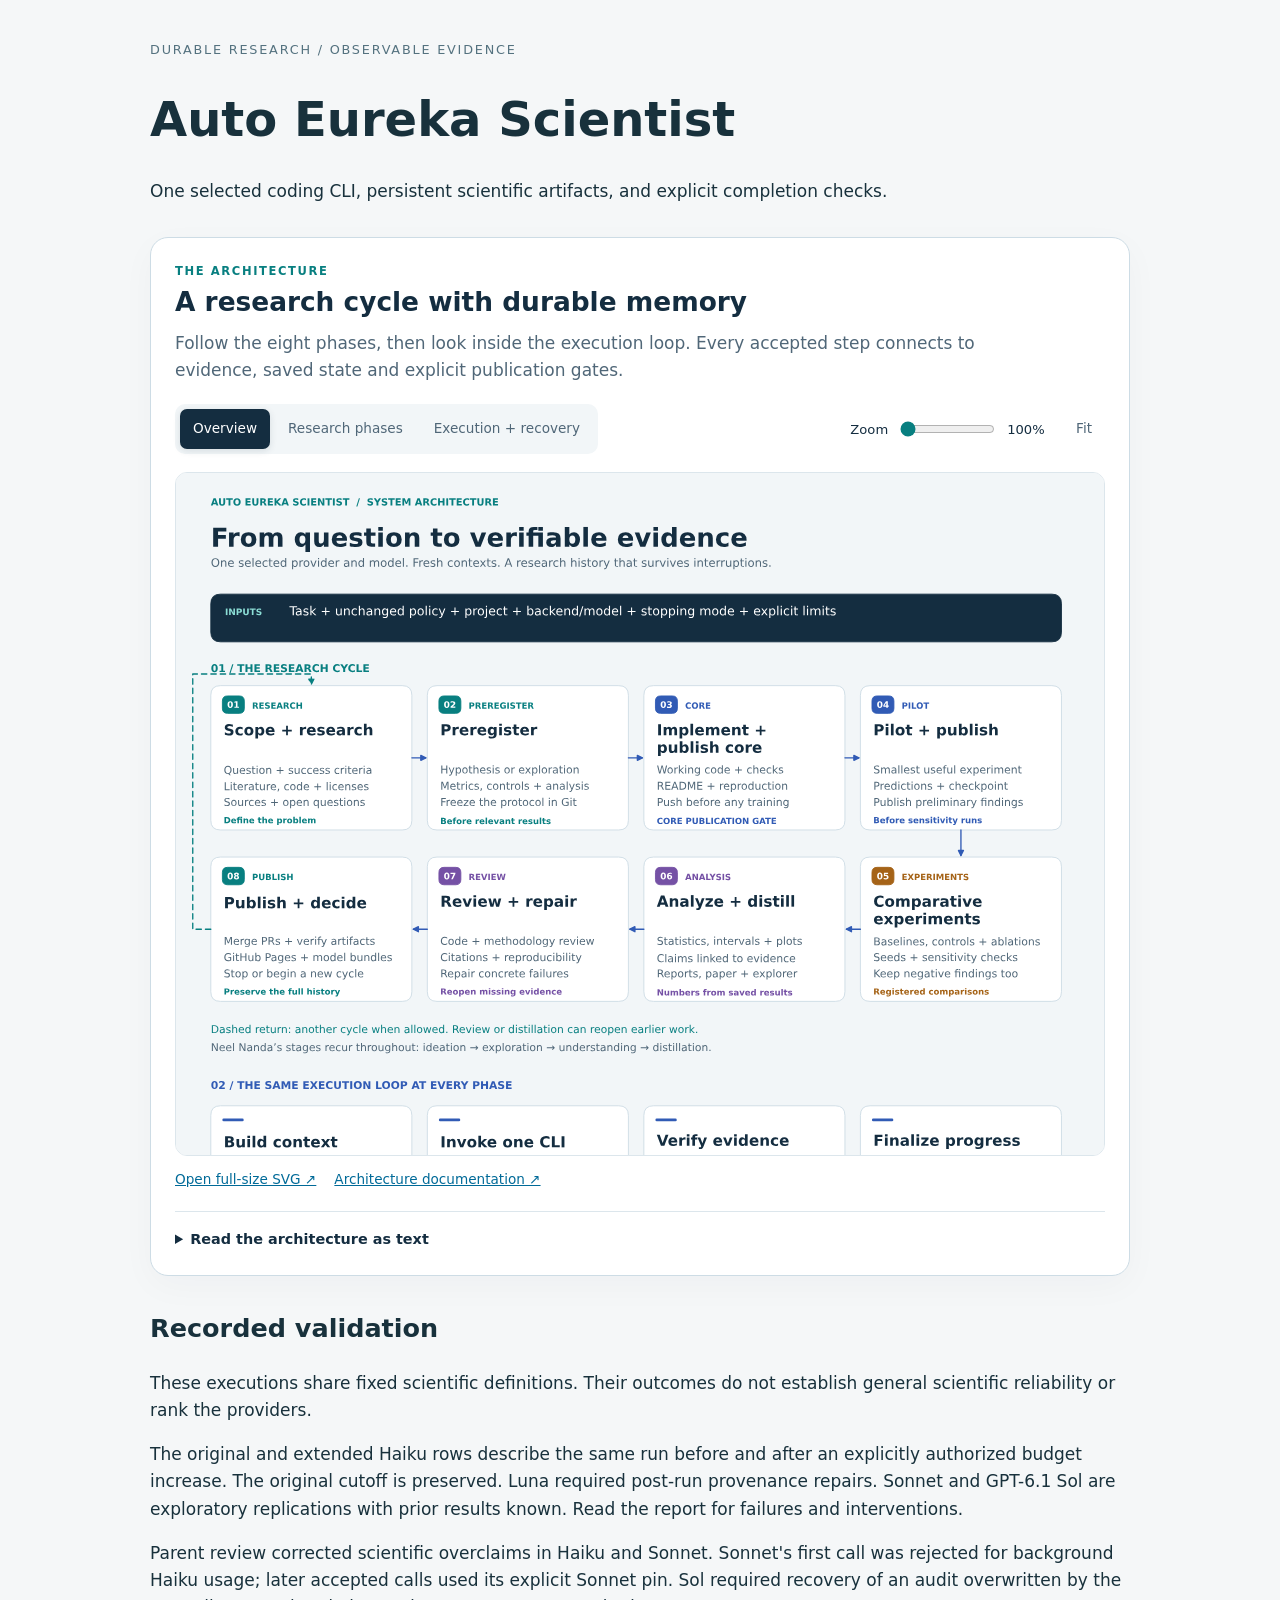
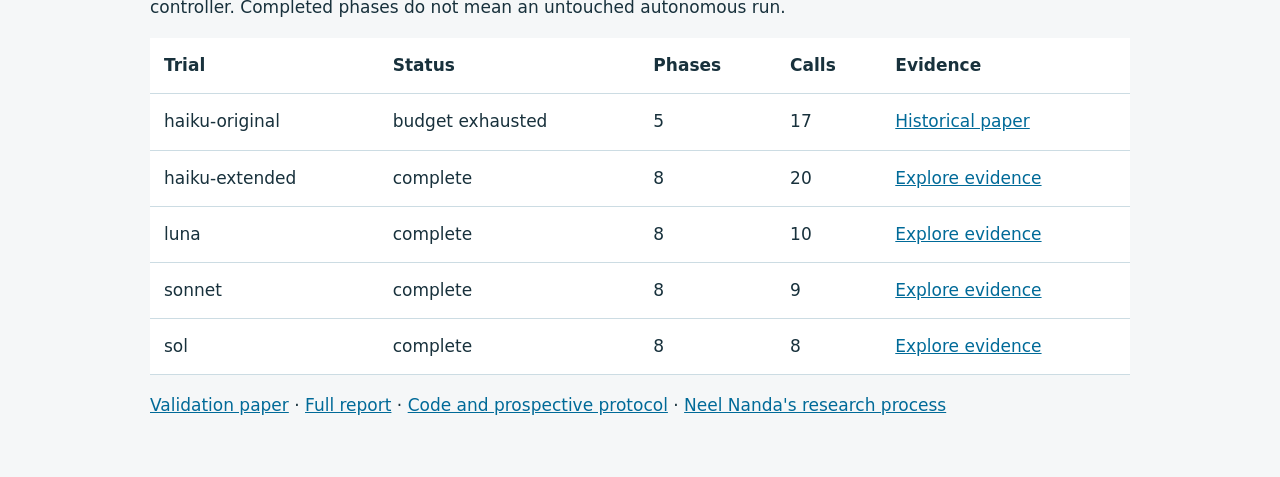
<file: site/index.html>
<!doctype html><html lang="en"><meta charset="utf-8"><meta name="viewport" content="width=device-width,initial-scale=1"><title>Auto Eureka Scientist</title>
<style>body{font:17px/1.6 system-ui;max-width:980px;margin:auto;padding:40px;color:#18313c;background:#f5f7f8}h1{font-size:3rem;line-height:1.1}table{width:100%;border-collapse:collapse;background:white}td,th{padding:14px;text-align:left;border-bottom:1px solid #ccdce3}a{color:#006a98}.tag{letter-spacing:.14em;color:#54727f;font-size:.8rem}.scroll{overflow:auto}@media(max-width:600px){body{padding:18px}td,th{padding:10px}}</style>
<div class="tag">DURABLE RESEARCH / OBSERVABLE EVIDENCE</div><h1>Auto Eureka Scientist</h1>
<p>One selected coding CLI, persistent scientific artifacts, and explicit completion checks.</p>
<section class="architecture-panel" aria-labelledby="architecture-heading">
<style>
.architecture-panel{margin:32px 0;padding:24px;border:1px solid #cddce5;border-radius:18px;background:#fff;box-shadow:0 10px 35px #142d4008;color:#142d40}
.architecture-panel *{box-sizing:border-box}.architecture-panel h2{font-size:1.65rem;line-height:1.2;margin:6px 0 12px}.architecture-panel .arch-kicker{font-size:.72rem;letter-spacing:.14em;font-weight:700;color:#087f80}.architecture-panel p{max-width:75ch;color:#506778;margin:8px 0 20px}
.arch-toolbar{display:flex;gap:14px;justify-content:space-between;flex-wrap:wrap;align-items:center;margin:18px 0}.arch-tabs{display:flex;gap:5px;flex-wrap:wrap;background:#f2f6f8;border-radius:10px;padding:5px}.architecture-panel button{font:inherit;font-size:.85rem;border:1px solid transparent;border-radius:7px;background:transparent;color:#506778;padding:8px 12px;cursor:pointer}.architecture-panel button[aria-pressed="true"]{background:#142d40;color:#fff;box-shadow:0 2px 7px #142d4020}.architecture-panel button:focus-visible,.architecture-panel a:focus-visible,.architecture-panel input:focus-visible,.architecture-panel summary:focus-visible{outline:3px solid #087f80;outline-offset:3px}.arch-zoom{display:flex;align-items:center;gap:10px;font-size:.82rem}.arch-zoom label{margin:0}.arch-zoom input{width:95px;accent-color:#087f80}.arch-zoom output{min-width:3.5em;font-variant-numeric:tabular-nums}.arch-viewport{overflow:auto;max-height:76vh;border:1px solid #dce6ec;border-radius:12px;background:#f2f6f8;overscroll-behavior:contain}.arch-viewport img{display:block;width:100%;height:auto;max-width:none}.arch-links{display:flex;gap:18px;flex-wrap:wrap;margin:13px 0;font-size:.85rem}.architecture-panel details{border-top:1px solid #dce6ec;margin-top:20px;padding-top:16px;font-size:.9rem}.architecture-panel summary{cursor:pointer;font-weight:600}.architecture-panel li{margin:9px 0;color:#506778}.architecture-panel strong{color:#142d40}
@media(max-width:600px){.architecture-panel{padding:15px;border-radius:12px}.architecture-panel h2{font-size:1.35rem}.arch-toolbar{gap:8px}.arch-tabs{width:100%}.architecture-panel button{padding:8px 9px}.arch-zoom{width:100%;justify-content:space-between}.arch-viewport{max-height:65vh}}
</style>
<div class="arch-kicker">THE ARCHITECTURE</div>
<h2 id="architecture-heading">A research cycle with durable memory</h2>
<p>Follow the eight phases, then look inside the execution loop. Every accepted step connects to evidence, saved state and explicit publication gates.</p>
<div class="arch-toolbar">
<div class="arch-tabs" role="group" aria-label="Architecture diagram view">
<button type="button" data-view="architecture" aria-pressed="true">Overview</button>
<button type="button" data-view="architecture-phases" aria-pressed="false">Research phases</button>
<button type="button" data-view="architecture-runtime" aria-pressed="false">Execution + recovery</button>
</div>
<div class="arch-zoom"><label for="architecture-zoom">Zoom</label><input id="architecture-zoom" type="range" min="100" max="300" step="25" value="100"><output for="architecture-zoom">100%</output><button type="button" data-fit>Fit</button></div>
</div>
<div class="arch-viewport" tabindex="0" role="region" aria-label="Architecture diagram; scroll to explore when zoomed">
<img src="figures/architecture.svg" alt="Architecture overview: eight phases, one selected coding CLI, evidence verification, durable state and publication." loading="lazy">
</div>
<div class="arch-links"><a class="arch-open" href="figures/architecture.svg" target="_blank" rel="noopener">Open full-size SVG ↗</a><a href="https://github.com/BurnyCoder/auto-eureka-scientist-agent-harness/blob/main/docs/architecture.md">Architecture documentation ↗</a></div>
<details><summary>Read the architecture as text</summary><ol><li><strong>Scope + research.</strong> Question + success criteria; Literature, code + licenses; Sources + open questions.</li><li><strong>Preregister.</strong> Hypothesis or exploration; Metrics, controls + analysis; Freeze the protocol in Git.</li><li><strong>Implement + publish core.</strong> Working code + checks; README + reproduction; Push before any training.</li><li><strong>Pilot + publish.</strong> Smallest useful experiment; Predictions + checkpoint; Publish preliminary findings.</li><li><strong>Comparative experiments.</strong> Baselines, controls + ablations; Seeds + sensitivity checks; Keep negative findings too.</li><li><strong>Analyze + distill.</strong> Statistics, intervals + plots; Claims linked to evidence; Reports, paper + explorer.</li><li><strong>Review + repair.</strong> Code + methodology review; Citations + reproducibility; Repair concrete failures.</li><li><strong>Publish + decide.</strong> Merge PRs + verify artifacts; GitHub Pages + model bundles; Stop or begin a new cycle.</li></ol><p>Each phase builds a fresh context, invokes the selected Claude Code or Codex model, verifies its artifacts, then persists and publishes progress. SQLite retains attempts, budgets and pending handoffs. Research files retain observations; raw logs stay local. Repair and publication recovery use durable evidence. Changed hypotheses after observed results require a new protocol and cycle. The controller's structural checks do not guarantee scientific truth.</p></details>
<script>
// Native controls keep the figure keyboard-accessible without another UI dependency.
(()=>{const panel=document.currentScript.closest('.architecture-panel'),image=panel.querySelector('img'),viewport=panel.querySelector('.arch-viewport'),zoom=panel.querySelector('input'),output=panel.querySelector('output'),link=panel.querySelector('.arch-open');
const descriptions={architecture:'Architecture overview: eight phases, one selected coding CLI, evidence verification, durable state and publication.','architecture-phases':'Research phases from scope and preregistration through core, pilot, comparisons, analysis, review and publication.','architecture-runtime':'Execution loop: build context, invoke one CLI, verify evidence, finalize progress; durable memory and bounded recovery.'};
function scale(){image.style.width=zoom.value+'%';output.textContent=zoom.value+'%'}
function fit(){zoom.value='100';scale();viewport.scrollTo(0,0)}
zoom.addEventListener('input',scale);panel.querySelector('[data-fit]').addEventListener('click',fit);
panel.querySelectorAll('[data-view]').forEach(button=>button.addEventListener('click',()=>{panel.querySelectorAll('[data-view]').forEach(item=>item.setAttribute('aria-pressed',String(item===button)));image.src='figures/'+button.dataset.view+'.svg';image.alt=descriptions[button.dataset.view];link.href=image.src;fit()}));})();
</script>
</section>

<h2>Recorded validation</h2>
<p>These executions share fixed scientific definitions. Their outcomes do not establish general scientific reliability or rank the providers.</p>
<p>The original and extended Haiku rows describe the same run before and after an explicitly authorized budget increase. The original cutoff is preserved. Luna required post-run provenance repairs. Sonnet and GPT-6.1 Sol are exploratory replications with prior results known. Read the report for failures and interventions.</p>
<p>Parent review corrected scientific overclaims in Haiku and Sonnet. Sonnet's first call was rejected for background Haiku usage; later accepted calls used its explicit Sonnet pin. Sol required recovery of an audit overwritten by the controller. Completed phases do not mean an untouched autonomous run.</p>
<div class="scroll"><table><thead><tr><th>Trial</th><th>Status</th><th>Phases</th><th>Calls</th><th>Evidence</th></tr></thead><tbody><tr><td>haiku-original</td><td>budget exhausted</td><td>5</td><td>17</td><td><a href="https://github.com/BurnyCoder/eureka-digits-haiku/blob/6f82ace83643fe2b4329ff18dce34d364cc00506/site/paper.pdf">Historical paper</a></td></tr><tr><td>haiku-extended</td><td>complete</td><td>8</td><td>20</td><td><a href="https://BurnyCoder.github.io/eureka-digits-haiku/">Explore evidence</a></td></tr><tr><td>luna</td><td>complete</td><td>8</td><td>10</td><td><a href="https://BurnyCoder.github.io/eureka-digits-luna/">Explore evidence</a></td></tr><tr><td>sonnet</td><td>complete</td><td>8</td><td>9</td><td><a href="https://BurnyCoder.github.io/eureka-digits-sonnet/">Explore evidence</a></td></tr><tr><td>sol</td><td>complete</td><td>8</td><td>8</td><td><a href="https://BurnyCoder.github.io/eureka-digits-sol/">Explore evidence</a></td></tr></tbody></table></div>
<p><a href="validation-paper.pdf">Validation paper</a> · <a href="validation-summary.md">Full report</a> · <a href="https://github.com/BurnyCoder/auto-eureka-scientist-agent-harness">Code and prospective protocol</a> · <a href="https://www.alignmentforum.org/s/5GT3yoYM9gRmMEKqL">Neel Nanda's research process</a></p></html>
</file>
